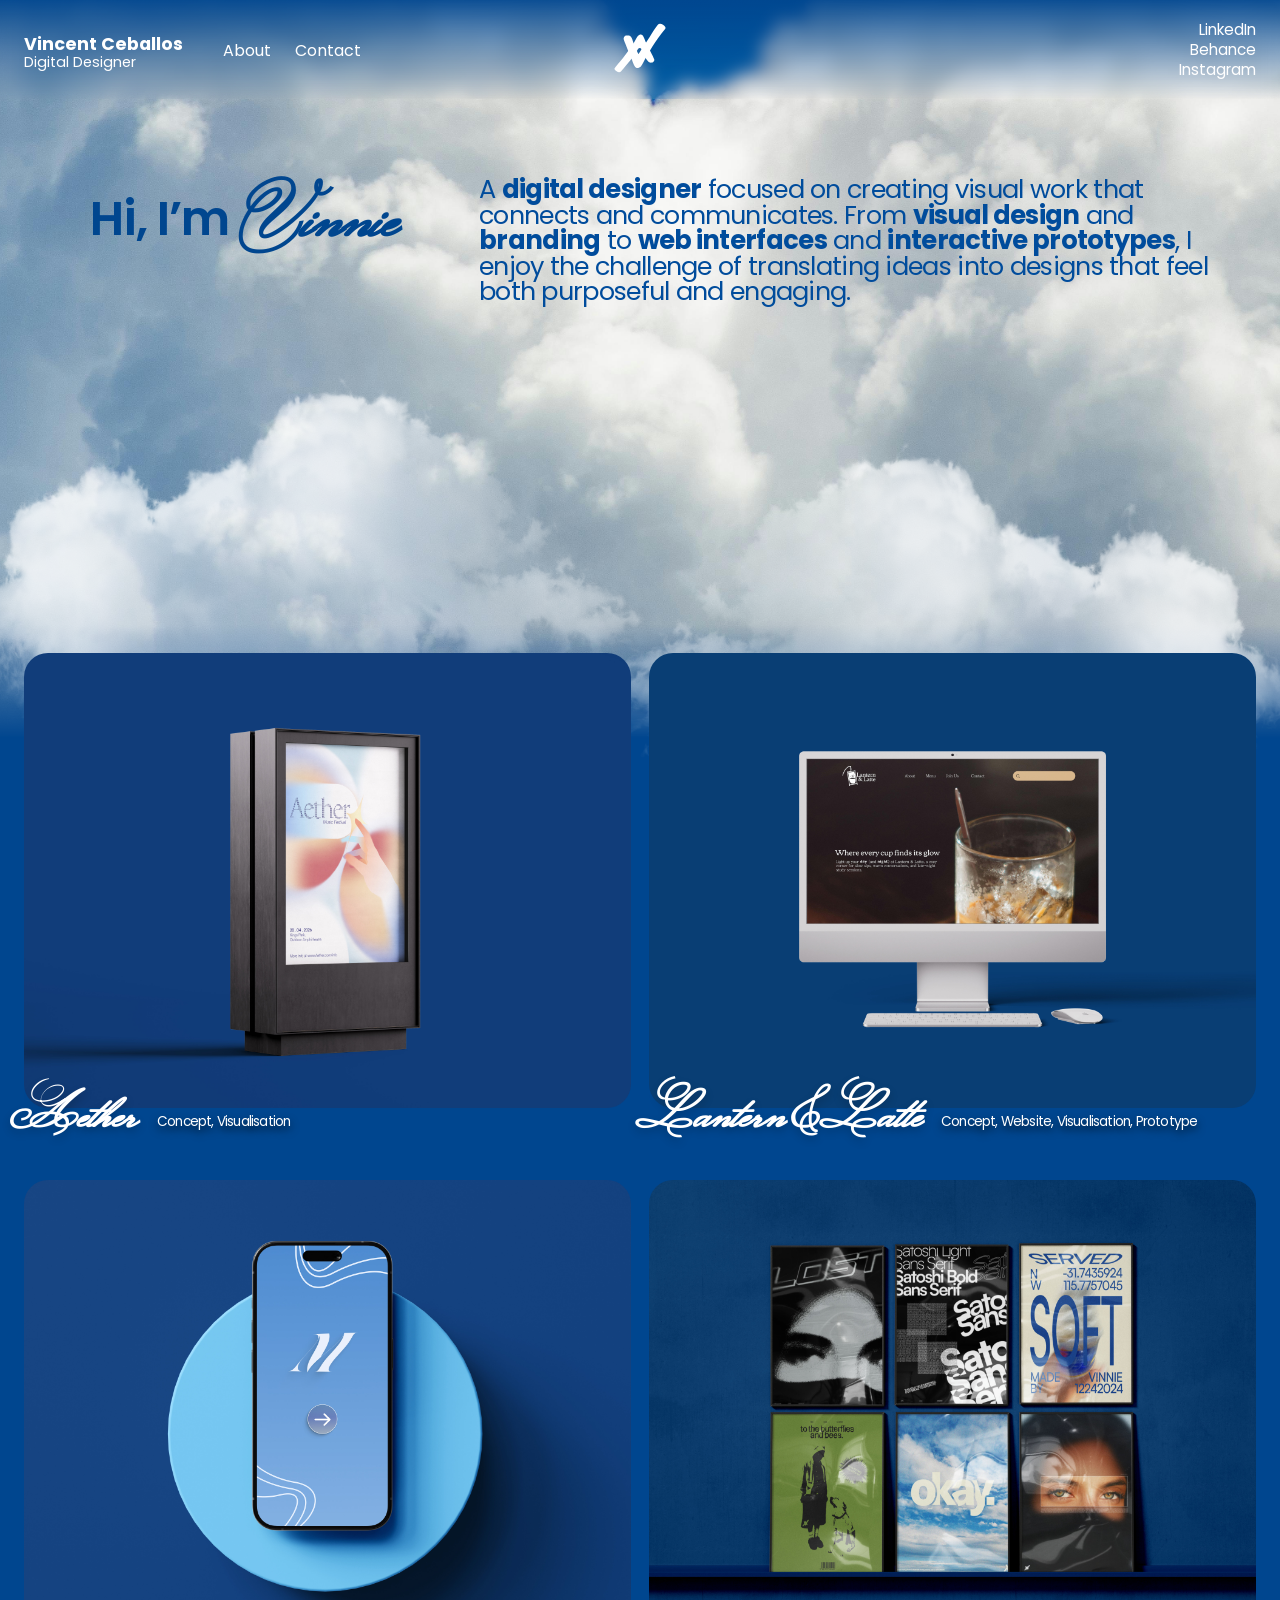
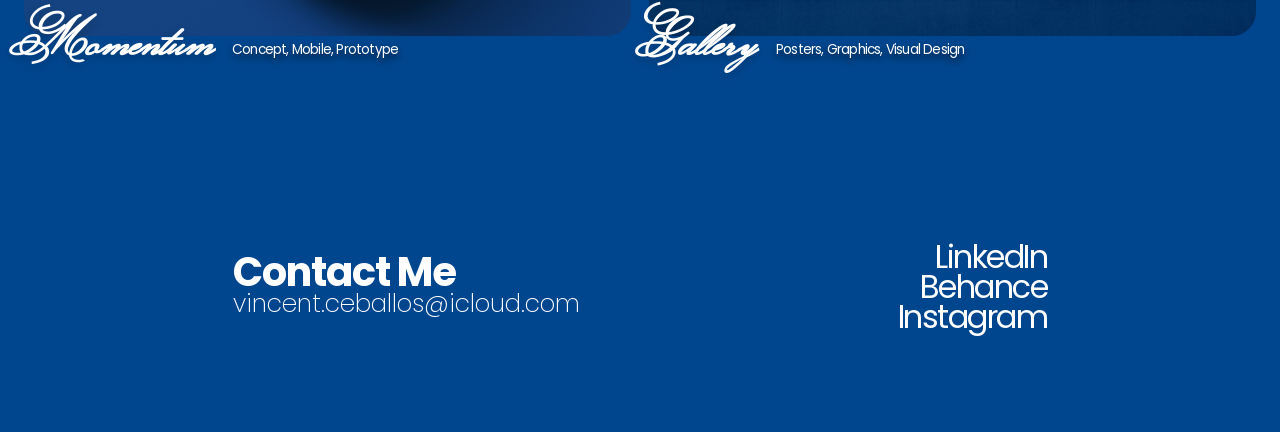
<file: index.html>
<!DOCTYPE html>
<html lang="en">

<head>
    <meta charset="UTF-8">
    <meta name="viewport" content="width=device-width, initial-scale=1.0">
    <title>Vincent Ceballos Digital Designer</title>
    <link rel="preconnect" href="https://fonts.googleapis.com">
    <link rel="preconnect" href="https://fonts.gstatic.com" crossorigin>
    <link href="https://fonts.googleapis.com/css2?family=Monsieur+La+Doulaise&family=Poppins:ital,wght@0,100;0,200;0,300;0,400;0,500;0,600;0,700;0,800;0,900;1,100;1,200;1,300;1,400;1,500;1,600;1,700;1,800;1,900&display=swap" rel="stylesheet">
    <link rel="stylesheet" href="style.css">
</head>

<body>
    <header class="site-header">
        <div class="site-header__left">
            <a href="index.html" class="site-brand">
                <span class="site-brand__name">Vincent Ceballos</span>
                <span class="site-brand__role">Digital Designer</span>
            </a>

            <nav class="main-nav" aria-label="Primary navigation">
                <a href="about.html">About</a>
                <a href="#contact">Contact</a>
            </nav>
        </div>

        <div class="site-header__center">
            <a href="index.html" class="site-logo" aria-label="Homepage">
                <img src="Images/SVG/VC_logowhite.svg" alt="Vincent Ceballos logo">
            </a>
        </div>

        <aside class="site-header__right" aria-label="Social links">
            <a href="https://www.linkedin.com/in/vincent-ceballos-a980ab391/" target="_blank" rel="noopener noreferrer">LinkedIn</a>
            <a href="https://www.behance.net/vincentceballos" target="_blank" rel="noopener noreferrer">Behance</a>
            <a href="https://www.instagram.com/" target="_blank" rel="noopener noreferrer">Instagram</a>
        </aside>
    </header>

    <main>
        <section class="intro" id="about">
            <div class="intro__inner">
                <div class="intro__title">
                    <h1>Hi, I’m <span class="Vinnie">Vinnie</span></h1>
                </div>

                <div class="intro__content">
                    <p class="intro__summary">
                        A <strong>digital designer</strong> focused on creating visual work that connects and communicates. From <strong>visual design</strong> and <strong>branding</strong> to <strong>web interfaces</strong> and <strong>interactive prototypes</strong>, I enjoy the challenge of translating ideas into designs that feel both purposeful and engaging.
                    </p>
                </div>
            </div>
        </section>
            
        <section class="projects" aria-labelledby="projects-heading">
            <h2 id="projects-heading" class="sr-only">Projects</h2>

            <div class="projects-grid">
                <article class="project-card">
                    <a href="project1.html" class="project-card__link">
                        <figure class="project-card__figure">
                            <img src="Images/AetherPosterMock1.jpg" alt="Preview of Project One">
                        </figure>

                        <div class="project-card__meta">
                            <h3 class="project-card__title">Aether</h3>
                            <p class="project-card__summary">
                                Concept, Visualisation
                            </p>
                        </div>
                    </a>
                </article>

                <article class="project-card">
                    <a href="project2.html" class="project-card__link">
                        <figure class="project-card__figure">
                            <img src="Images/LLMock1.jpg" alt="Preview of Project Two">
                        </figure>

                        <div class="project-card__meta">
                            <h3 class="project-card__title">Lantern&amp;Latte</h3>
                            <p class="project-card__summary">
                                Concept, Website, Visualisation, Prototype 
                            </p>
                        </div>
                    </a>
                </article>

                <article class="project-card">
                    <a href="project3.html" class="project-card__link">
                        <figure class="project-card__figure">
                            <img src="Images/MomentumMock1.jpg" alt="Preview of Project Three">
                        </figure>

                        <div class="project-card__meta">
                            <h3 class="project-card__title">Momentum</h3>
                            <p class="project-card__summary">
                                Concept, Mobile, Prototype
                            </p>
                        </div>
                    </a>
                </article>

                <article class="project-card">
                    <a href="gallery.html" class="project-card__link">
                        <figure class="project-card__figure">
                            <img src="Images/Poster_Gallery_Mockup.jpg" alt="Visual design gallery preview">
                        </figure>

                        <div class="project-card__meta">
                            <h3 class="project-card__title">Gallery</h3>
                            <p class="project-card__summary">
                                Posters, Graphics, Visual Design
                            </p>
                        </div>
                    </a>
                </article>
            </div>
        </section>

        <footer class="contact" id="contact">
            <div class="cloud cloud--left">
                <img src="Images/cloud2.png" alt="background cloud">
            </div>

            <div class="contact_info">
                <h2>Contact Me</h2>
                <a href="mailto:vincent.ceballos@icloud.com">vincent.ceballos@icloud.com</a>
            </div>    

            <div class="contact_socials">
                <a href="https://www.linkedin.com/in/vincent-ceballos-a980ab391/" target="_blank">LinkedIn</a>
                <a href="https://www.behance.net/vincentceballos" target="_blank">Behance</a>
                <a href="#">Instagram</a>
            </div>

            <div class="cloud cloud--right">
                <img src="Images/cloud2.png" alt="background cloud">
            </div>
        </footer>
    </main>
</body>

</html>
</file>
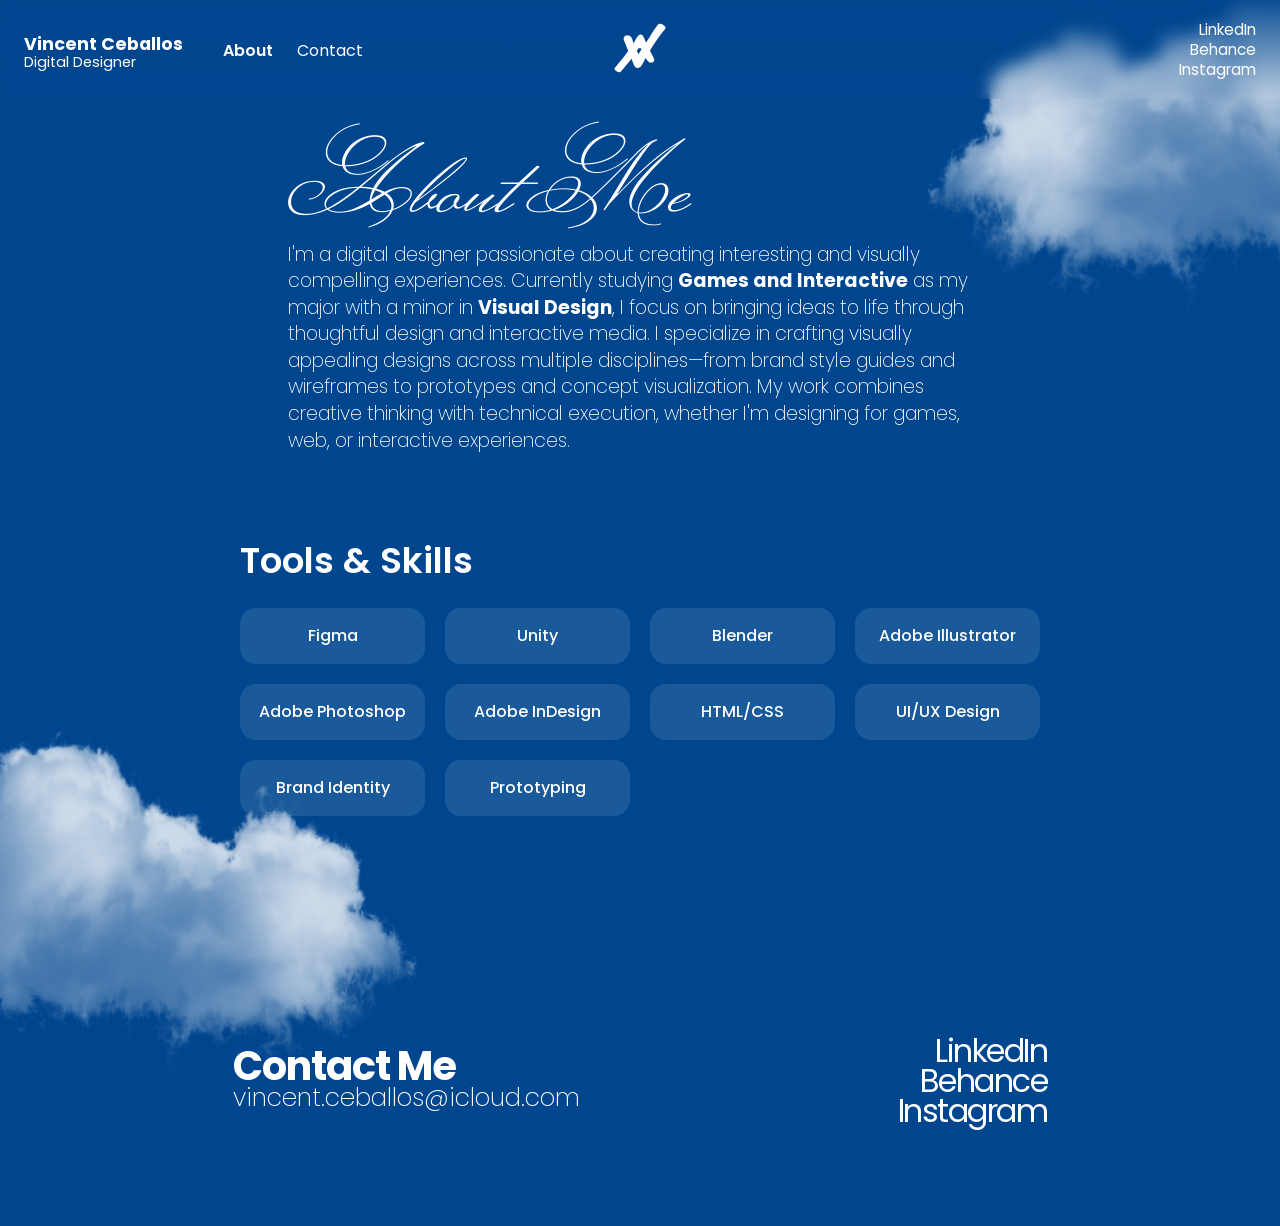
<file: about.html>
<!DOCTYPE html>
<html lang="en">

    <head>
        <meta charset="UTF-8">
        <meta name="viewport" content="width=device-width, initial-scale=1.0">
        <title>About - Vincent Ceballos Digital Designer</title>
        <link rel="preconnect" href="https://fonts.googleapis.com">
        <link rel="preconnect" href="https://fonts.gstatic.com" crossorigin>
        <link href="https://fonts.googleapis.com/css2?family=Monsieur+La+Doulaise&family=Poppins:ital,wght@0,100;0,200;0,300;0,400;0,500;0,600;0,700;0,800;0,900;1,100;1,200;1,300;1,400;1,500;1,600;1,700;1,800;1,900&display=swap" rel="stylesheet">
        <link rel="stylesheet" href="style.css">
    </head>

    <body>
        <header class="site-header">
            <div class="site-header__left">
                <a href="index.html" class="site-brand">
                    <span class="site-brand__name">Vincent Ceballos</span>
                    <span class="site-brand__role">Digital Designer</span>
                </a>

                <nav class="main-nav" aria-label="Primary navigation">
                    <a href="about.html" class="active">About</a>
                    <a href="index.html#contact">Contact</a>
                </nav>
            </div>

            <div class="site-header__center">
                <a href="index.html" class="site-logo" aria-label="Homepage">
                    <img src="Images/SVG/VC_logowhite.svg" alt="Vincent Ceballos logo">
                </a>
            </div>

            <aside class="site-header__right" aria-label="Social links">
                <a href="https://www.linkedin.com/in/vincent-ceballos-a980ab391/" target="_blank" rel="noopener noreferrer">LinkedIn</a>
                <a href="https://www.behance.net/vincentceballos" target="_blank" rel="noopener noreferrer">Behance</a>
                <a href="https://www.instagram.com/" target="_blank" rel="noopener noreferrer">Instagram</a>
            </aside>
        </header>

        <main>
            <section class="about">
                <div class="about__inner">
                    <div class="about__title">
                        <h1>About Me</h1>
                    </div>
                        <p class="about__description">
                            I'm a digital designer passionate about creating interesting and visually compelling experiences. Currently studying <strong>Games and Interactive</strong> as my major with a minor in <strong>Visual Design</strong>, I focus on bringing ideas to life through thoughtful design and interactive media.
                            I specialize in crafting visually appealing designs across multiple disciplines—from brand style guides and wireframes to prototypes and concept visualization. My work combines creative thinking with technical execution, whether I'm designing for games, web, or interactive experiences.
                        </p>
                </div>

                <div class="cloud acloudright">
                    <img src="Images/cloud2.png" alt="background cloud">
                </div>
            </section>
            
            <section class="skills">
                <div class="skills__inner">
                    <h2>Tools &amp; Skills</h2>
                    <div class="skills-grid">
                        <div class="skill-item">Figma</div>
                        <div class="skill-item">Unity</div>
                        <div class="skill-item">Blender</div>
                        <div class="skill-item">Adobe Illustrator</div>
                        <div class="skill-item">Adobe Photoshop</div>
                        <div class="skill-item">Adobe InDesign</div>
                        <div class="skill-item">HTML/CSS</div>
                        <div class="skill-item">UI/UX Design</div>
                        <div class="skill-item">Brand Identity</div>
                        <div class="skill-item">Prototyping</div>
                    </div>
                </div>
            </section>

            <footer class="contact" id="contact">
                <div class="contact_info">
                    <h2>Contact Me</h2>
                    <a href="mailto:vincent.ceballos@icloud.com">vincent.ceballos@icloud.com</a>
                </div>    
                <div class="contact_socials">
                    <a href="https://www.linkedin.com/in/vincent-ceballos-a980ab391/" target="_blank">LinkedIn</a>
                    <a href="https://www.behance.net/vincentceballos" target="_blank">Behance</a>
                    <a href="#">Instagram</a>
                </div>
                
                <div class="cloud acloudleft">
                    <img src="Images/cloud2.png" alt="background cloud">
                </div>
            </footer>
        </main>
    </body>

</html>
</file>
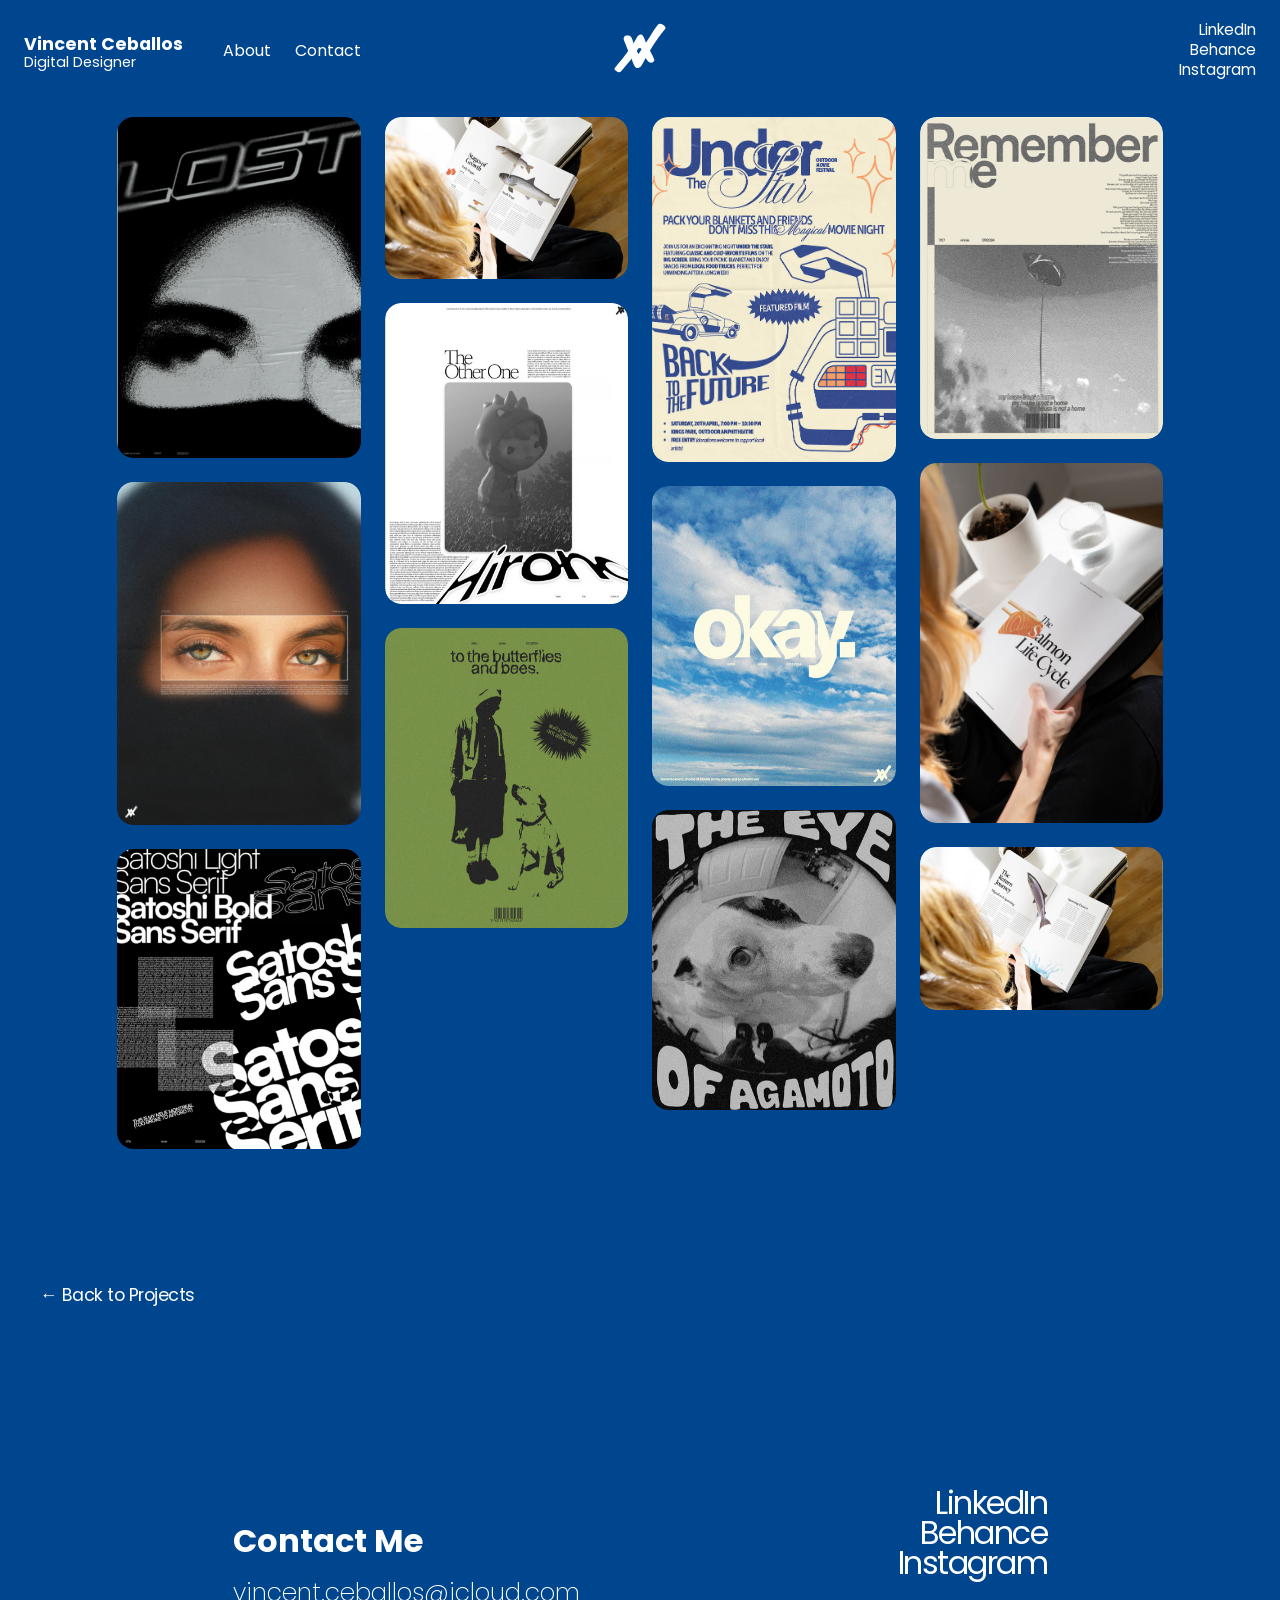
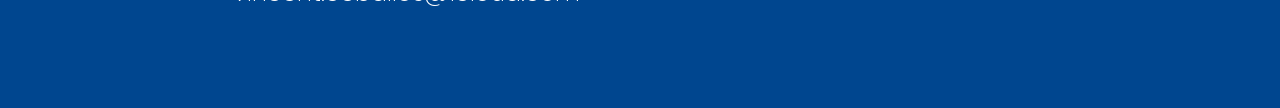
<file: gallery.html>
<!DOCTYPE html>
<html lang="en">

    <head>
        <meta charset="UTF-8">
        <meta name="viewport" content="width=device-width, initial-scale=1.0">
        <title>Gallery - Vincent Ceballos</title>
        <link rel="preconnect" href="https://fonts.googleapis.com">
        <link rel="preconnect" href="https://fonts.gstatic.com" crossorigin>
        <link href="https://fonts.googleapis.com/css2?family=Monsieur+La+Doulaise&family=Poppins:ital,wght@0,100;0,200;0,300;0,400;0,500;0,600;0,700;0,800;0,900;1,100;1,200;1,300;1,400;1,500;1,600;1,700;1,800;1,900&display=swap" rel="stylesheet">
        <link rel="stylesheet" href="style.css">
    </head>

    <body>
        <header class="site-header">
            <div class="site-header__left">
                <a href="index.html" class="site-brand">
                    <span class="site-brand__name">Vincent Ceballos</span>
                    <span class="site-brand__role">Digital Designer</span>
                </a>

                <nav class="main-nav" aria-label="Primary navigation">
                    <a href="about.html">About</a>
                    <a href="index.html#contact">Contact</a>
                </nav>
            </div>

            <div class="site-header__center">
                <a href="index.html" class="site-logo" aria-label="Homepage">
                    <img src="Images/SVG/VC_logowhite.svg" alt="Vincent Ceballos logo">
                </a>
            </div>

            <aside class="site-header__right" aria-label="Social links">
                <a href="https://www.linkedin.com/in/vincent-ceballos-a980ab391/" target="_blank" rel="noopener noreferrer">LinkedIn</a>
                <a href="https://www.behance.net/vincentceballos" target="_blank" rel="noopener noreferrer">Behance</a>
                <a href="https://www.instagram.com/" target="_blank" rel="noopener noreferrer">Instagram</a>
            </aside>
        </header>

        <main>
            
                <div class="gallery-grid">
                    <figure class="gallery-item">
                        <img src="Posters/Lost1.png" alt="Lost">
                    </figure>

                    <figure class="gallery-item">
                        <img src="Posters/Lost2.png" alt="Lost2">
                    </figure>

                    <figure class="gallery-item">
                        <img src="Posters/Satoshi.png" alt="Satoshi">
                    </figure>
                    
                    <figure class="gallery-item">
                        <img src="Posters/Salmon3.png" alt="Salmon3">
                    </figure>

                    <figure class="gallery-item">
                        <img src="Posters/Hirono.png" alt="Hirono">
                    </figure>
                   
                    <figure class="gallery-item">
                        <img src="Posters/Butterflies.png" alt="Butterflies">
                    </figure>
                    
                    <figure class="gallery-item">
                        <img src="Posters/Flyer_MovieFestival.jpg" alt="UnderTheStar">
                    </figure>
                    
                    <figure class="gallery-item">
                        <img src="Posters/Okay.png" alt="Okay">
                    </figure>
                    
                    <figure class="gallery-item">
                        <img src="Posters/Eye.png" alt="Eye">
                    </figure>
                    
                    <figure class="gallery-item">
                        <img src="Posters/Remember.png" alt="RememberMe">
                    </figure>
                    
                    <figure class="gallery-item">
                        <img src="Posters/Salmon5.png" alt="Salmon5">
                    </figure>
                    
                    <figure class="gallery-item">
                        <img src="Posters/Salmon4.png" alt="Salmon4">
                    </figure>
                </div>
            

            <nav class="project-navigation" aria-label="Project navigation">
                <div class="project-navigation__inner">
                    <a href="index.html" class="project-nav-link project-nav-link--back">
                        ← Back to Projects
                    </a>
                </div>
            </nav>

            <footer class="contact" id="contact">
                <div class="contact_info">
                    <h1>Contact Me</h1>
                    <a href="mailto:vincent.ceballos@icloud.com">vincent.ceballos@icloud.com</a>
                </div>    
                <div class="contact_socials">
                    <a href="https://www.linkedin.com/in/vincent-ceballos-a980ab391/" target="_blank">LinkedIn</a>
                    <a href="https://www.behance.net/vincentceballos" target="_blank">Behance</a>
                    <a href="https://www.instagram.com/" target="_blank">Instagram</a>
                </div>
            </footer>
        </main>
    </body>

</html>
</file>
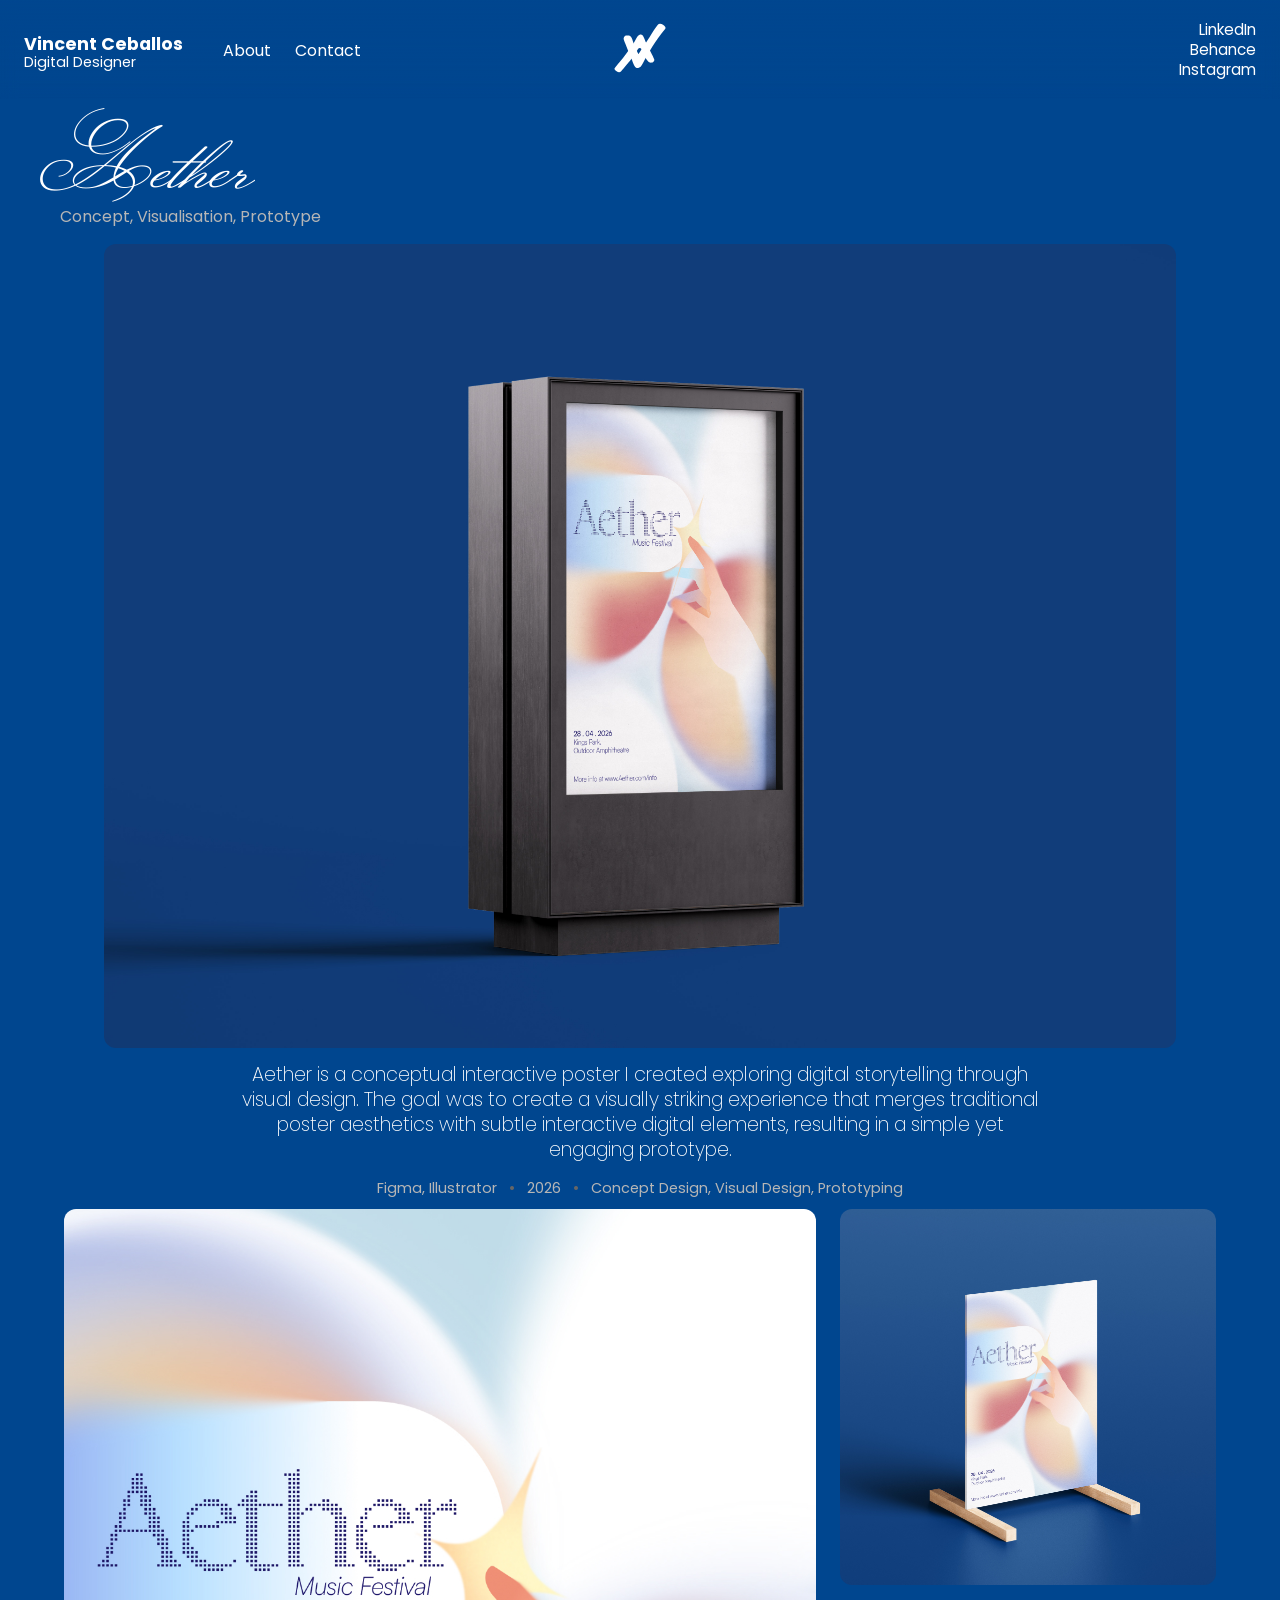
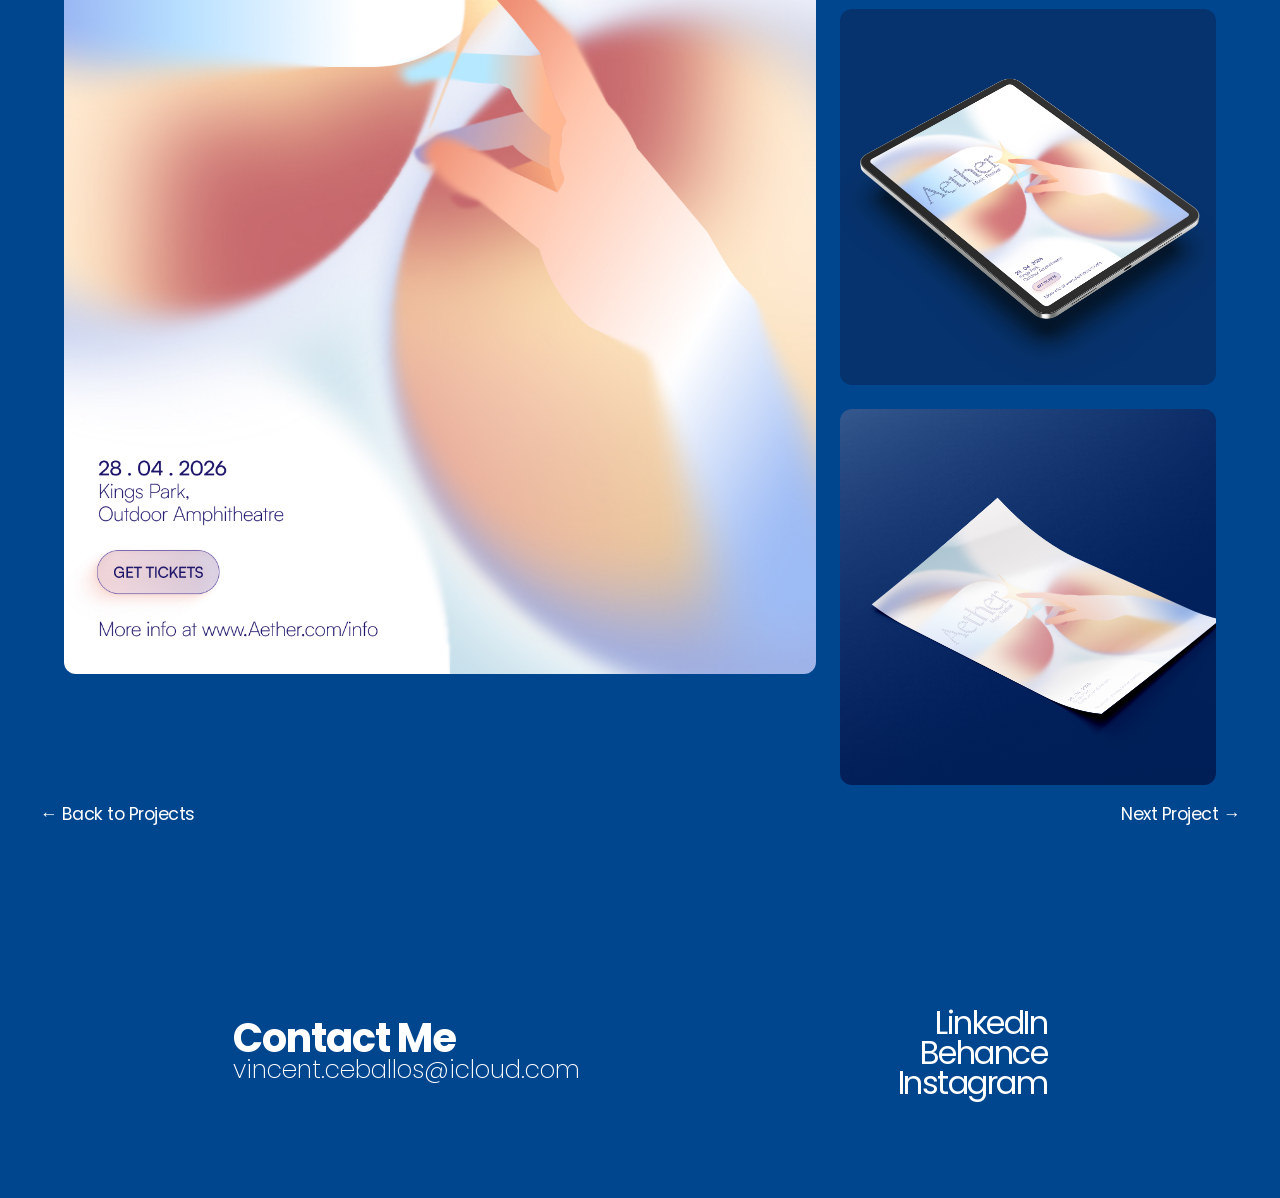
<file: project1.html>
<!DOCTYPE html>
<html lang="en">

    <head>
        <meta charset="UTF-8">
        <meta name="viewport" content="width=device-width, initial-scale=1.0">
        <title>Aether - Vincent Ceballos</title>
        <link rel="preconnect" href="https://fonts.googleapis.com">
        <link rel="preconnect" href="https://fonts.gstatic.com" crossorigin>
        <link href="https://fonts.googleapis.com/css2?family=Monsieur+La+Doulaise&family=Poppins:ital,wght@0,100;0,200;0,300;0,400;0,500;0,600;0,700;0,800;0,900;1,100;1,200;1,300;1,400;1,500;1,600;1,700;1,800;1,900&display=swap" rel="stylesheet">
        <link rel="stylesheet" href="style.css">
    </head>

    <body>
        <header class="site-header">
            <div class="site-header__left">
                <a href="index.html" class="site-brand">
                    <span class="site-brand__name">Vincent Ceballos</span>
                    <span class="site-brand__role">Digital Designer</span>
                </a>

                <nav class="main-nav" aria-label="Primary navigation">
                    <a href="about.html">About</a>
                    <a href="index.html#contact">Contact</a>
                </nav>
            </div>

            <div class="site-header__center">
                <a href="index.html" class="site-logo" aria-label="Homepage">
                    <img src="Images/SVG/VC_logowhite.svg" alt="Vincent Ceballos logo">
                </a>
            </div>

            <aside class="site-header__right" aria-label="Social links">
                <a href="https://www.linkedin.com/in/vincent-ceballos-a980ab391/" target="_blank" rel="noopener noreferrer">LinkedIn</a>
                <a href="https://www.behance.net/vincentceballos" target="_blank" rel="noopener noreferrer">Behance</a>
                <a href="https://www.instagram.com/" target="_blank" rel="noopener noreferrer">Instagram</a>
            </aside>
        </header>

        <main>
            <section class="project-hero">
                <div class="project-hero__inner">
                    <h1 class="project-hero__title">Aether</h1>
                    <p class="project-hero__subtitle">Concept, Visualisation, Prototype</p>

                    <figure class="project-hero__image">
                        <img src="Images/AetherPosterMock1.jpg" alt="Aether final design">
                    </figure>
                </div>
            </section>


                <div class="project-overview__inner">
                    <div class="project-overview__description">
                        <p>
                            Aether is a conceptual interactive poster I created exploring digital storytelling through visual design. 
                            The goal was to create a visually striking experience that merges traditional poster aesthetics 
                            with subtle interactive digital elements, resulting in a simple yet engaging prototype.
                        </p>
                    </div>

                    <div class="project-overview__meta">
                        <span class="project-meta-item">Figma, Illustrator</span>
                        <span class="project-meta-divider">•</span>
                        <span class="project-meta-item">2026</span>
                        <span class="project-meta-divider">•</span>
                        <span class="project-meta-item">Concept Design, Visual Design, Prototyping</span>
                    </div>
                </div>
                 
        
                   <div>
                    <!-- All images grouped together below -->
                    <div class="project-gallery">
                        <figure class="project-image">
                            <img src="Images/InteractivePoster.jpg" alt="AetherFinalDesign">
                        </figure>

                        <figure class="project-image">
                            <img src="Images/AetherPosterMock2.jpg" alt="Aether mockup">
                        </figure>

                        <figure class="project-image">
                            <img src="Images/AetherIPadMock.jpg" alt="AetherDigital">
                        </figure>
                        
                        <figure class="project-image">
                            <img src="Images/AetherPosterMock3.jpg" alt="AetherFlyer">
                        </figure>
                    </div>
                </div>
         

            <nav class="project-navigation" aria-label="Project navigation">
                <div class="project-navigation__inner">
                    <a href="index.html" class="project-nav-link project-nav-link--back">
                        ← Back to Projects
                    </a>
                    <a href="project2.html" class="project-nav-link project-nav-link--next">
                        Next Project →
                    </a>
                </div>
            </nav>

            <footer class="contact" id="contact">
                <div class="contact_info">
                    <h2>Contact Me</h2>
                    <a href="mailto:vincent.ceballos@icloud.com">vincent.ceballos@icloud.com</a>
                </div>    
                <div class="contact_socials">
                    <a href="https://www.linkedin.com/in/vincent-ceballos-a980ab391/" target="_blank">LinkedIn</a>
                    <a href="https://www.behance.net/vincentceballos" target="_blank">Behance</a>
                    <a href="https://www.instagram.com/" target="_blank">Instagram</a>
                </div>
            </footer>
        </main>
    </body>

</html>
</file>
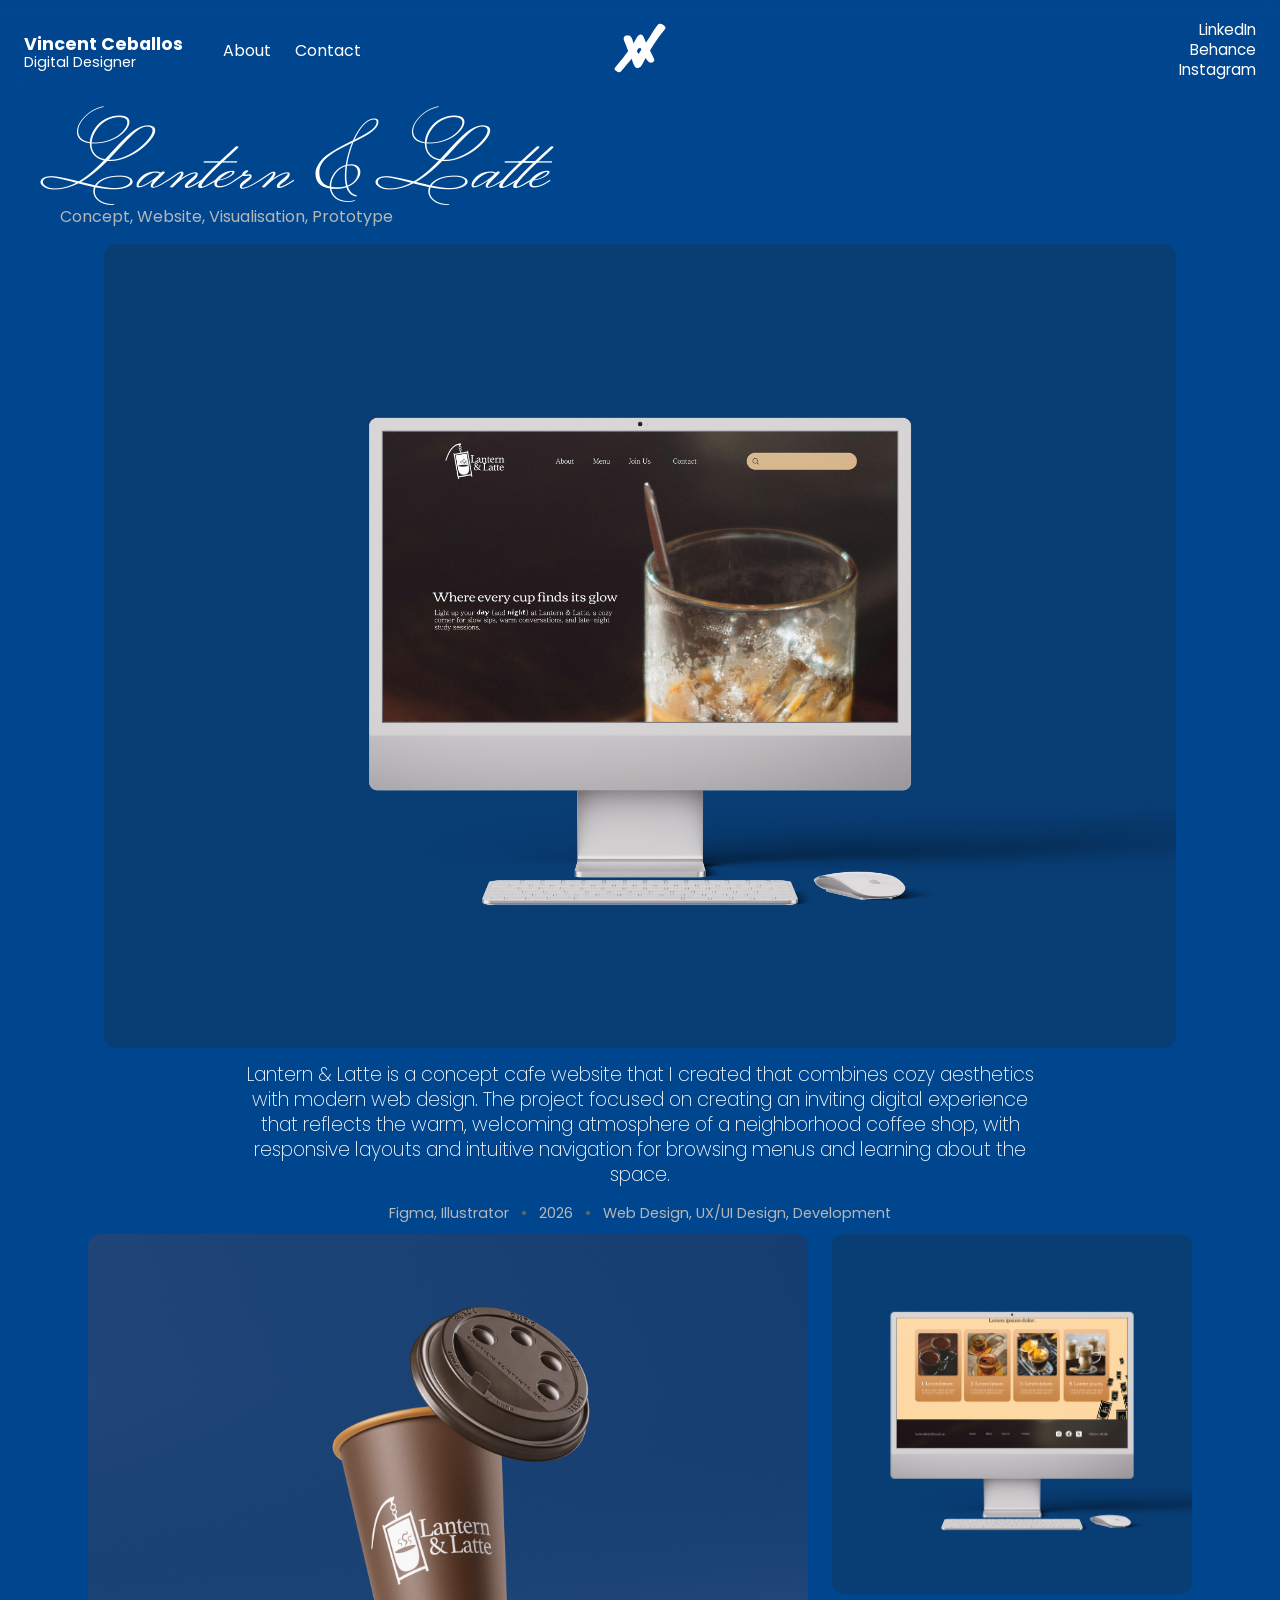
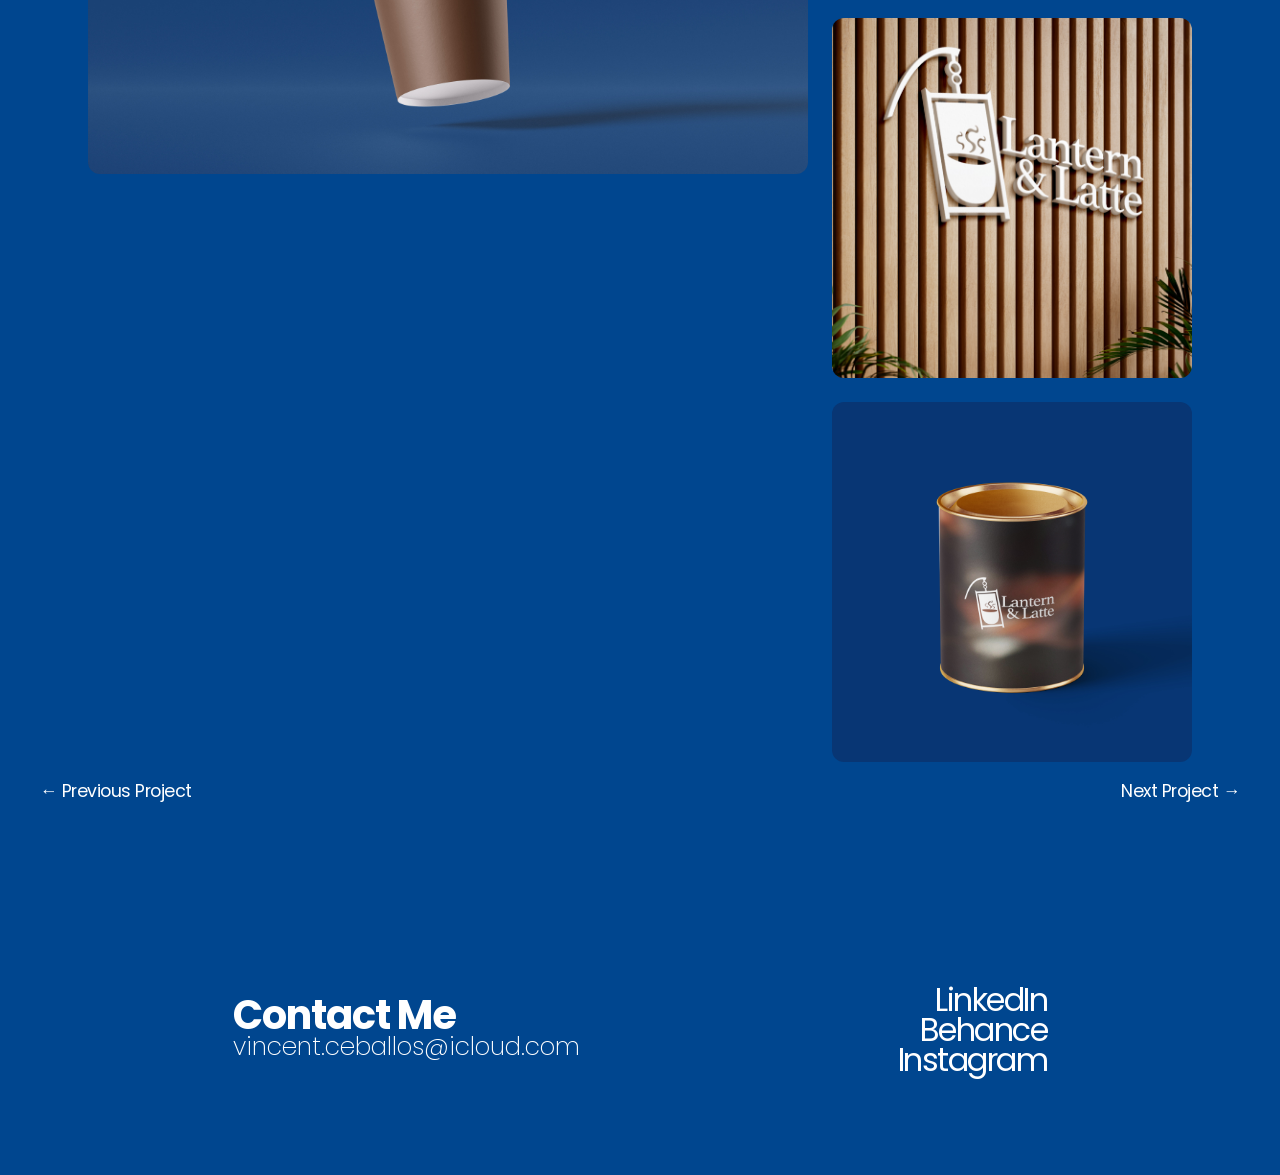
<file: project2.html>
<!DOCTYPE html>
<html lang="en">

    <head>
        <meta charset="UTF-8">
        <meta name="viewport" content="width=device-width, initial-scale=1.0">
        <title>Lantern &amp; Latte - Vincent Ceballos</title>
        <link rel="preconnect" href="https://fonts.googleapis.com">
        <link rel="preconnect" href="https://fonts.gstatic.com" crossorigin>
        <link href="https://fonts.googleapis.com/css2?family=Monsieur+La+Doulaise&family=Poppins:ital,wght@0,100;0,200;0,300;0,400;0,500;0,600;0,700;0,800;0,900;1,100;1,200;1,300;1,400;1,500;1,600;1,700;1,800;1,900&display=swap" rel="stylesheet">
        <link rel="stylesheet" href="style.css">
    </head>

    <body>
        <header class="site-header">
            <div class="site-header__left">
                <a href="index.html" class="site-brand">
                    <span class="site-brand__name">Vincent Ceballos</span>
                    <span class="site-brand__role">Digital Designer</span>
                </a>

                <nav class="main-nav" aria-label="Primary navigation">
                    <a href="about.html">About</a>
                    <a href="index.html#contact">Contact</a>
                </nav>
            </div>

            <div class="site-header__center">
                <a href="index.html" class="site-logo" aria-label="Homepage">
                    <img src="Images/SVG/VC_logowhite.svg" alt="Vincent Ceballos logo">
                </a>
            </div>

            <aside class="site-header__right" aria-label="Social links">
                <a href="https://www.linkedin.com/in/vincent-ceballos-a980ab391/" target="_blank" rel="noopener noreferrer">LinkedIn</a>
                <a href="https://www.behance.net/vincentceballos" target="_blank" rel="noopener noreferrer">Behance</a>
                <a href="https://www.instagram.com/" target="_blank" rel="noopener noreferrer">Instagram</a>
            </aside>
        </header>

        <main>
            <section class="project-hero">
                <div class="project-hero__inner">
                    <h1 class="project-hero__title">Lantern &amp; Latte</h1>
                    <p class="project-hero__subtitle">Concept, Website, Visualisation, Prototype</p>

                    <figure class="project-hero__image">
                        <img src="Images/LLMock1.jpg" alt="Lantern & Latte website design">
                    </figure>
                </div>
            </section>

            
                <div class="project-overview__inner">
                    <div class="project-overview__description">
                        <p>
                            Lantern &amp; Latte is a concept cafe website that I created that combines cozy aesthetics with modern web design. 
                            The project focused on creating an inviting digital experience that reflects the warm, 
                            welcoming atmosphere of a neighborhood coffee shop, with responsive layouts 
                            and intuitive navigation for browsing menus and learning about the space.
                        </p>
                    </div>

                    <div class="project-overview__meta">
                        <span class="project-meta-item">Figma, Illustrator</span>
                        <span class="project-meta-divider">•</span>
                        <span class="project-meta-item">2026</span>
                        <span class="project-meta-divider">•</span>
                        <span class="project-meta-item">Web Design, UX/UI Design, Development</span>
                    </div>
                </div>
        

    
                <div class="project-content__inner">
                    <div class="project-gallery">
                        <figure class="project-image">
                            <img src="Images/LLCup.jpg" alt="Cup design">
                        </figure>

                        <figure class="project-image">
                            <img src="Images/LLMock2.jpg" alt="Menu page design">
                        </figure>

                        <figure class="project-image">
                            <img src="Images/LLSign.jpg" alt="Store Sign">
                        </figure>

                        <figure class="project-image">
                            <img src="Images/LLPackaging.jpg" alt="ProductPackaging">
                        </figure>
                    </div>
                </div>
        

            <nav class="project-navigation" aria-label="Project navigation">
                <div class="project-navigation__inner">
                    <a href="project1.html" class="project-nav-link project-nav-link--back">
                        ← Previous Project
                    </a>
                    <a href="project3.html" class="project-nav-link project-nav-link--next">
                        Next Project →
                    </a>
                </div>
            </nav>

            <footer class="contact" id="contact">
                <div class="contact_info">
                    <h2>Contact Me</h2>
                    <a href="mailto:vincent.ceballos@icloud.com">vincent.ceballos@icloud.com</a>
                </div>    
                <div class="contact_socials">
                    <a href="https://www.linkedin.com/in/vincent-ceballos-a980ab391/" target="_blank">LinkedIn</a>
                    <a href="https://www.behance.net/vincentceballos" target="_blank">Behance</a>
                    <a href="https://www.instagram.com/" target="_blank">Instagram</a>
                </div>
            </footer>
        </main>
    </body>

</html>
</file>
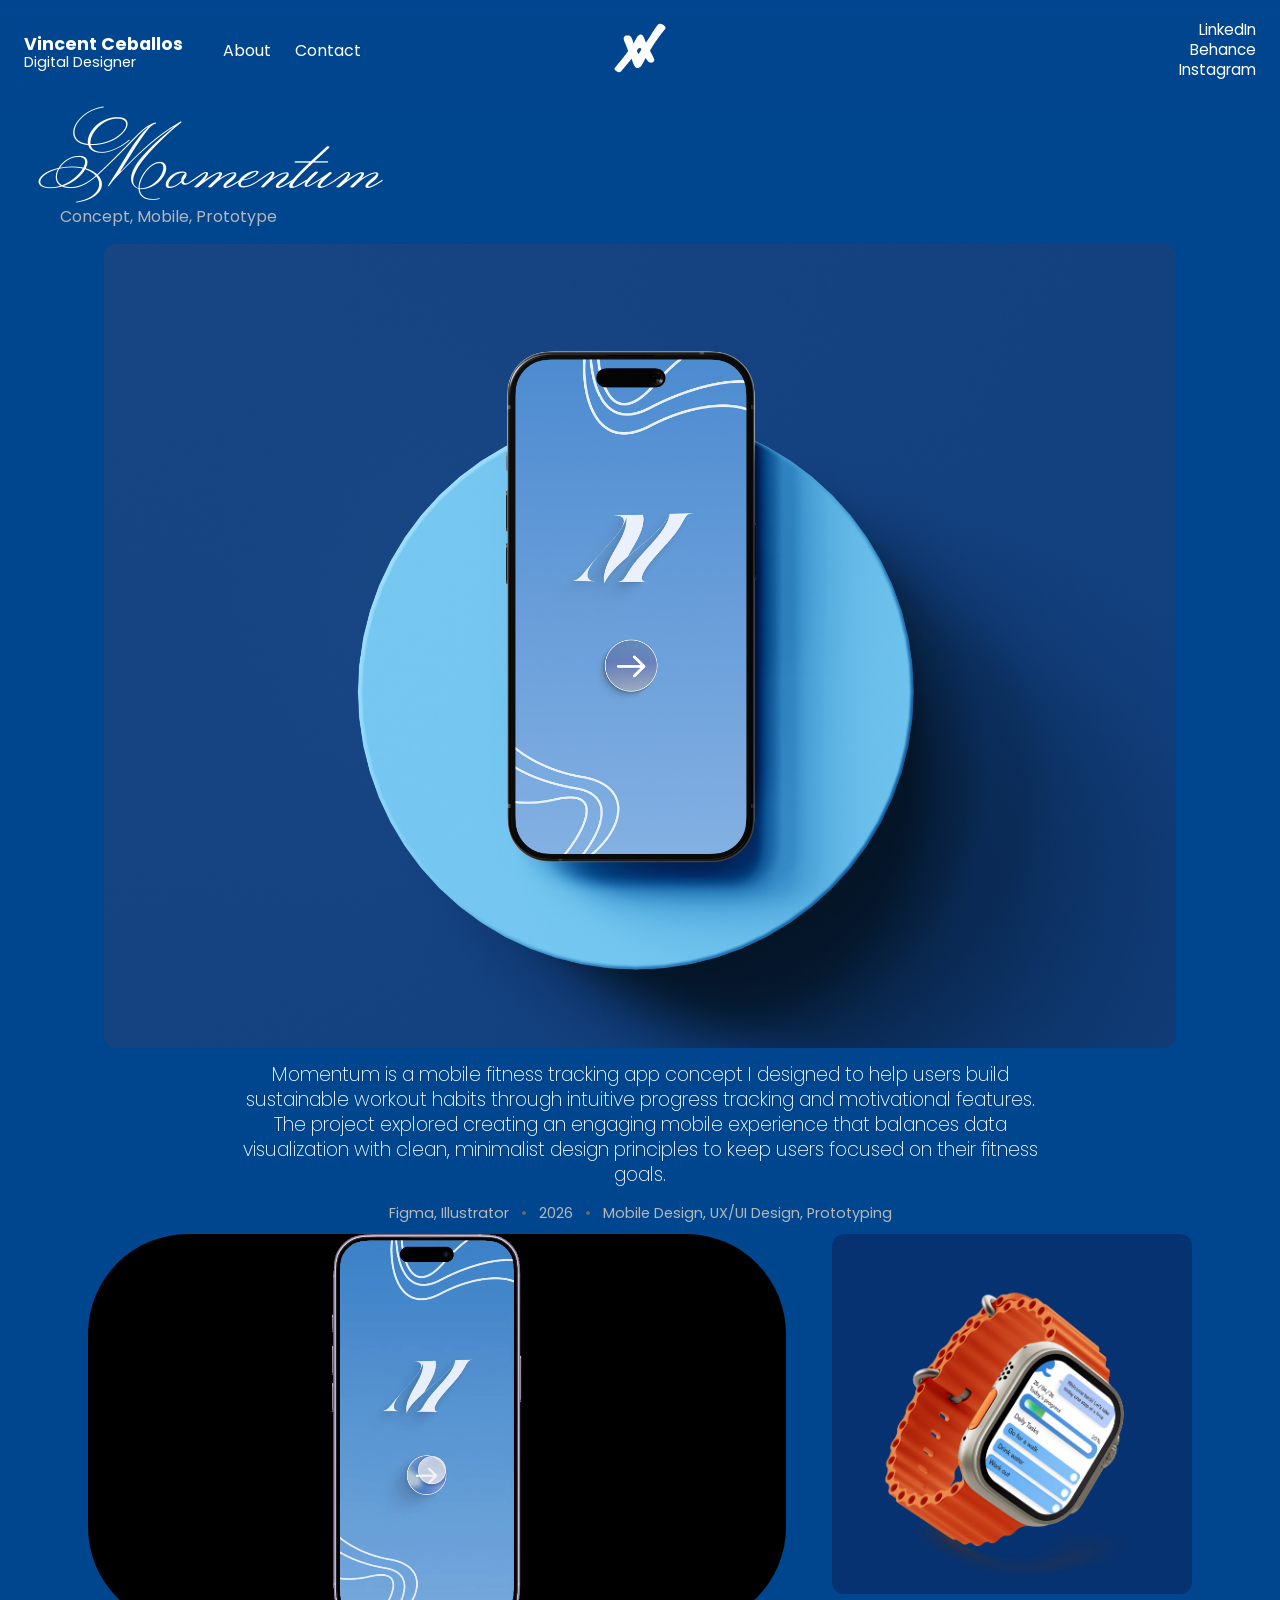
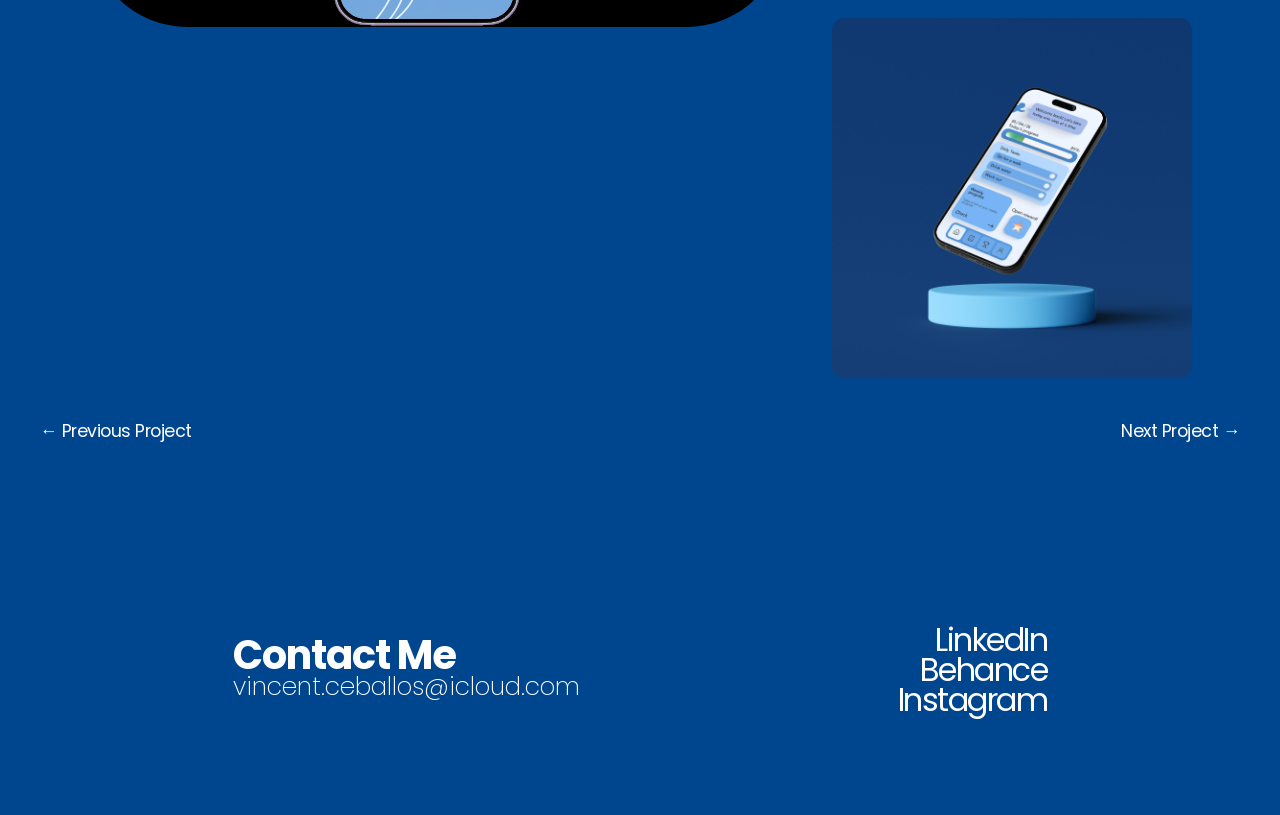
<file: project3.html>
<!DOCTYPE html>
<html lang="en">

    <head>
        <meta charset="UTF-8">
        <meta name="viewport" content="width=device-width, initial-scale=1.0">
        <title>Momentum - Vincent Ceballos</title>
        <link rel="preconnect" href="https://fonts.googleapis.com">
        <link rel="preconnect" href="https://fonts.gstatic.com" crossorigin>
        <link href="https://fonts.googleapis.com/css2?family=Monsieur+La+Doulaise&family=Poppins:ital,wght@0,100;0,200;0,300;0,400;0,500;0,600;0,700;0,800;0,900;1,100;1,200;1,300;1,400;1,500;1,600;1,700;1,800;1,900&display=swap" rel="stylesheet">
        <link rel="stylesheet" href="style.css">
    </head>

    <body>
        <header class="site-header">
            <div class="site-header__left">
                <a href="index.html" class="site-brand">
                    <span class="site-brand__name">Vincent Ceballos</span>
                    <span class="site-brand__role">Digital Designer</span>
                </a>

                <nav class="main-nav" aria-label="Primary navigation">
                    <a href="about.html">About</a>
                    <a href="index.html#contact">Contact</a>
                </nav>
            </div>

            <div class="site-header__center">
                <a href="index.html" class="site-logo" aria-label="Homepage">
                    <img src="Images/SVG/VC_logowhite.svg" alt="Vincent Ceballos logo">
                </a>
            </div>

            <aside class="site-header__right" aria-label="Social links">
                <a href="https://www.linkedin.com/in/vincent-ceballos-a980ab391/" target="_blank" rel="noopener noreferrer">LinkedIn</a>
                <a href="https://www.behance.net/vincentceballos" target="_blank" rel="noopener noreferrer">Behance</a>
                <a href="https://www.instagram.com/" target="_blank" rel="noopener noreferrer">Instagram</a>
            </aside>
        </header>

        <main>
            <section class="project-hero">
                <div class="project-hero__inner">
                    <h1 class="project-hero__title">Momentum</h1>
                    <p class="project-hero__subtitle">Concept, Mobile, Prototype</p>

                    <figure class="project-hero__image">
                        <img src="Images/MomentumMock1.jpg" alt="Momentum mobile app design">
                    </figure>
                </div>
            </section>

            
                <div class="project-overview__inner">
                    <div class="project-overview__description">
                        <p>
                            Momentum is a mobile fitness tracking app concept I designed to help users build sustainable 
                            workout habits through intuitive progress tracking and motivational features. The project 
                            explored creating an engaging mobile experience that balances data visualization with 
                            clean, minimalist design principles to keep users focused on their fitness goals.
                        </p>
                    </div>

                    <div class="project-overview__meta">
                        <span class="project-meta-item">Figma, Illustrator</span>
                        <span class="project-meta-divider">•</span>
                        <span class="project-meta-item">2026</span>
                        <span class="project-meta-divider">•</span>
                        <span class="project-meta-item">Mobile Design, UX/UI Design, Prototyping</span>
                    </div>
                </div>
            

            
                <div class="project-content__inner">
                    <div class="project-gallery">
                        <figure class="project-image">
                            <video autoplay loop muted playsinline>
                                <source src="Videos/MomentumPrototype.webm" type="video/webm">
                                Your browser does not support the video tag.
                            </video>
                        </figure>

                        <figure class="project-image">
                            <img src="Images/MomentumWatch.jpg" alt="Watch Interface">
                        </figure>

                        <figure class="project-image">
                            <img src="Images/MomentumMock2.jpg" alt="Progress dashboard">
                        </figure>
                    </div>
                </div>
           

            <nav class="project-navigation" aria-label="Project navigation">
                <div class="project-navigation__inner">
                    <a href="project2.html" class="project-nav-link project-nav-link--back">
                        ← Previous Project
                    </a>
                    <a href="gallery.html" class="project-nav-link project-nav-link--next">
                        Next Project →
                    </a>
                </div>
            </nav>

            <footer class="contact" id="contact">
                <div class="contact_info">
                    <h2>Contact Me</h2>
                    <a href="mailto:vincent.ceballos@icloud.com">vincent.ceballos@icloud.com</a>
                </div>    
                <div class="contact_socials">
                    <a href="https://www.linkedin.com/in/vincent-ceballos-a980ab391/" target="_blank">LinkedIn</a>
                    <a href="https://www.behance.net/vincentceballos" target="_blank">Behance</a>
                    <a href="https://www.instagram.com/" target="_blank">Instagram</a>
                </div>
            </footer>
        </main>
    </body>

</html>
</file>
<file: style.css>
/* Box-sizing reset - makes padding and border included in width/height calculations
This just makes sizing elements way easier to work with */
*,
*::before,
*::after {
    box-sizing: border-box;
}

body {
    margin: 0;
    font-family: 'Poppins', sans-serif;
    color: #111;
    background-color: #00468f;
    line-height: 1.5;
}

/* This removes the default link styling as I want full control over link appearance */
a {
    color: inherit;
    text-decoration: none;
}

/*Images responsive by default also prevents overflowing issues */
img {
    display: block;
    max-width: 100%;
    height: auto;
}

/*Screen reader only class. 
 * Hides content visually but keeps it accessible. Learned this is important for accessibility while keeping clean design*/
.sr-only {
    position: absolute;
    width: 1px;
    height: 1px;
    padding: 0;
    margin: -1px;
    overflow: hidden;
    white-space: nowrap;
    border: 0;
}


/*HOVER EFFECTS*/


/*Opacity hover for navigation and text links only. I decided not to apply this globally to avoid affecting project card images */
.main-nav a:hover,
.site-header__right a:hover,
.contact_socials a:hover,
.contact_info a:hover,
.project-nav-link:hover {
    opacity: 0.75;
    transition: opacity 0.25s ease;
}

/*Prevent project cards from getting the opacity fade I want the scale effect only, not both effects competing */
.project-card__link:hover {
    opacity: 1;
}


/*
HEADER / NAVIGATION
Fixed header with gradient background for visibility over content
*/


/*Three-column grid for header layout
 * left (brand + nav), center (logo), right (socials)
Fixed position keeps it visible while scrolling */
.site-header {
    display: grid;
    grid-template-columns: 1fr auto 1fr;
    align-items: start;
    gap: 24px;
    padding: 20px 24px;
    width: 100%;
    position: fixed;
    top: 0;
    left: 0;
    z-index: 100;
    background: linear-gradient(to bottom, rgba(0, 70, 143, 0.95), transparent);
    backdrop-filter: blur(8px);
    /* Adds nice glassmorphism effect */
}

/*Left section contains my name and navigation links*/
.site-header__left {
    margin-top: 15px;
    display: flex;
    align-items: flex-start;
    gap: 40px;
}

/*Brand section 
 * My name and role stacked vertically*/
.site-brand {
    display: flex;
    flex-direction: column;
}

.site-brand__name {
    font-size: 1.1rem;
    font-weight: 700;
    line-height: 1.1;
    color: white;
}

.site-brand__role {
    font-size: 0.9rem;
    color: white;
    line-height: 1.2;
}

/*Main navigation 
 *About and Contact links*/
.main-nav {
    display: flex;
    gap: 24px;
    padding-top: 4px;
    color: white;
}

.main-nav a {
    font-size: 1rem;
}

/*Active state for current page. Primarily for about page and helps users know where they are*/
.main-nav a.active {
    opacity: 1;
    font-weight: 600;
}

/*Center logo*/
.site-header__center {
    justify-self: center;
}

/*Logo with playful hover animation, adds personality*/
.site-logo img {
    margin-top: 2px;
    width: 56px;
    height: auto;
    transition: transform 0.3s ease, opacity 0.3s ease;
}

.site-logo img:hover {
    transform: translateY(-2px) scale(1.05) rotate(-3deg);
}

/*Right section
 * social media links*/
.site-header__right {
    justify-self: end;
    display: flex;
    flex-direction: column;
    align-items: flex-end;
    line-height: 1.3;
}

.site-header__right a {
    font-size: 0.95rem;
    color: white;
}


/*
HOMEPAGE INTRO SECTION
Hero section with cloud background and introduction text
*/


/*Main intro container. Takes up most of viewport height for visual impact*/
.intro {
    margin-top: 0;
    padding: 162px 24px 48px;
    min-height: 82vh;
    color: white;
    position: relative;
    z-index: 0;
}

/*Cloud background image with gradient mask. Spent time getting this mask right so clouds fade out smoothly and don't cover text. The gradient goes from transparent at top to solid, creating a natural fade-in effect*/
.intro::before {
    content: "";
    position: absolute;
    bottom: 0;
    left: 0;
    right: 0;
    height: 220%;
    z-index: -2;
    background: url("Images/cloudbackground.jpg") center bottom/cover no-repeat;
    -webkit-mask-image: linear-gradient(to top, transparent 0%, black 30%, black 100%);
    mask-image: linear-gradient(to top, transparent 0%, black 7%, black 100%);
}

/*Two-column grid. Greeting on the left and the description on right. This layout works well for wider screens*/
.intro__inner {
    position: relative;
    z-index: 2;
    display: grid;
    grid-template-columns: 400px 1fr;
    gap: 24px;
    max-width: 1200px;
    margin: 0 auto;
}

/*"Hi, I'm Vinnie" heading*/
.intro__title h1 {
    margin: 0;
    font-size: 3rem;
    font-weight: 600;
    letter-spacing: -1px;
    padding-left: 50px;
    text-align: left;
    color: #00468f;
}

/*Custom font for my name which adds personality and makes it memorable*/
.Vinnie {
    display: inline-block;
    font-family: "Monsieur La Doulaise", cursive;
    font-size: 1.5em;
    color: #00468f;
}

/*Right column content wrapper*/
.intro__content {
    display: flex;
    flex-direction: column;
    justify-self: end;
    max-width: 900px;
    z-index: 4;
    /*Makes sure text stays above clouds*/
}

/*Main description paragraph. Kept large for readability and impact*/
.intro__summary {
    margin: 15px;
    font-size: 1.6rem;
    font-weight: 400;
    line-height: 1;
    z-index: 4;
    letter-spacing: -0.7px;
    color: #004c9c;
}


/*
HOMEPAGE PROJECT GRID
Grid of project cards on homepage
*/


/*Projects section sits below intro with negative margin to overlap slightly*/
.projects {
    margin-top: -115px;
    padding: 30px 24px;
    position: relative;
    z-index: 3;
}

/*Two-column grid for project cards
Minmax helps makes it so the cards don't get too small or too big*/
.projects-grid {
    display: grid;
    grid-template-columns: repeat(2, minmax(0, 800px));
    justify-content: center;
    gap: 60px 18px;
}

.project-card {
    display: block;
}

.project-card__link {
    display: block;
}

/*Project image container with rounded corners*/
.project-card__figure {
    margin: 0;
    overflow: hidden;
    border-radius: 24px;
    background-color: #666;
}

.project-card__figure img {
    width: 100%;
    object-fit: cover;
    transition: transform 0.3s ease;
}

/*Subtle scale effect when hovering which makes the cards feel interactive*/
.project-card__link:hover .project-card__figure img {
    transform: scale(1.02);
}

/*Project title and summary below image
Negative margin pulls it up to overlap the image slightly*/
.project-card__meta {
    display: flex;
    align-items: baseline;
    margin: -30px;
    padding: 0 16px;
    position: relative;
    z-index: 2;
    gap: 18px;
}

/*Project title using custom font - consistent with "Vinnie" branding*/
.project-card__title {
    font-family: "Monsieur La Doulaise", cursive;
    margin: 0;
    font-size: 3rem;
    font-weight: 800;
    color: white;
    text-shadow: 0 4px 8px rgba(0, 0, 0, 0.2);
    /*Drop shadow for legibility*/
}

/*Project summary/tags, smaller and more subtle*/
.project-card__summary {
    margin: 0;
    padding-top: 10px;
    font-size: 0.85rem;
    letter-spacing: -0.8px;
    color: white;
    text-shadow: 0 4px 8px rgba(0, 0, 0, 0.8);
    /*Stronger shadow for smaller text*/
}


/*
PROJECT PAGES HERO SECTION
Top section of individual project pages
*/


.project-hero {
    padding: 105px 24px 0;
    min-height: 43vh;
    color: white;
    position: relative;
}

.project-hero__inner {
    max-width: 1200px;
    margin: 0 auto;
}

/*Large project title - same custom font as homepage*/
.project-hero__title {
    font-family: "Monsieur La Doulaise", cursive;
    font-size: 5rem;
    margin: 0;
    font-weight: 500;
}

/*Project category/type subtitle*/
.project-hero__subtitle {
    font-size: 1rem;
    margin: -20px 0 0 20px;
    color: #b6b6b6;
}

/*Full-width hero image
Calc causes the image to break out of container and go edge-to-edge*/
.project-hero__image {
    position: relative;
    margin: 0 calc(-50vw + 50%) 0;
    width: 100vw;
    padding: 15px 0;
}

.project-hero__image img {
    width: 100%;
    max-width: 1072px;
    height: auto;
    display: block;
    margin: 0 auto;
    border-radius: 12px;
    position: relative;
    z-index: 1;
}


/*
PROJECT PAGES OVERVIEW
Project description and metadata
*/


.project-overview {
    padding: 20px 24px;
}

/*Centered content with max-width for readability*/
.project-overview__inner {
    max-width: 800px;
    margin: 0 auto;
    text-align: center;
}

.project-overview__description {
    margin-bottom: 15px;
}

.project-overview__description p {
    font-size: 1.2rem;
    line-height: 1.3;
    font-weight: 200;
    color: white;
    margin: 0;
}

/*Project metadata such as tools used, date, etc.*/
.project-overview__meta {
    display: flex;
    justify-content: center;
    align-items: center;
    flex-wrap: wrap;
    margin-bottom: 10px;
    gap: 12px;
    font-size: 0.9rem;
    color: #b6b6b6;
}

.project-meta-divider {
    color: #666;
}


/*
PROJECT PAGES - IMAGE GALLERY
Grid layout for project images
*/


.project-content__inner {
    max-width: 1200px;
    margin: 0 auto;
    padding: 0 24px;
}

/*Two-column grid. Large image on the left, three smaller on the right
This layout showcases the main image while showing variations*/
.project-gallery {
    display: grid;
    grid-template-columns: 2fr 1fr;
    gap: 24px;
    max-width: 1200px;
    margin: 0 auto;
    padding: 0 24px;
    /*Maintains margins on smaller screens*/
}

.project-image {
    margin: 0;
    min-height: 0;
    will-change: auto;
    /*Better performance optimization when transforming*/
}

/*Disable transitions on images to prevent delay on resize*/
.project-image img {
    transition: none;
}

.project-image:first-child {
    grid-row: 1 / 4;
    align-self: start;
}

.project-image:first-child img {
    width: 100%;
    height: 100%;
    object-fit: cover;
    display: block;
    border-radius: 12px;
}

/*Smaller images use aspect ratio for consistent sizing*/
.project-image:not(:first-child) {
    aspect-ratio: 1 / 1;
}

.project-image:not(:first-child) img {
    width: 100%;
    height: 100%;
    object-fit: cover;
    display: block;
    border-radius: 12px;
}

/*Video styling
 * Rounded to match stylistic choices*/
.project-image video {
    width: 97%;
    height: 66%;
    object-fit: cover;
    display: block;
    border-radius: 100px;
}


/*
PROJECT PAGES NAVIGATION
Previous/Next project links
*/


.project-navigation {
    padding: 16px 24px;
}

/*Flexbox to space links apart*/
.project-navigation__inner {
    display: flex;
    justify-content: space-between;
    align-items: center;
    max-width: 1200px;
    margin: 0 auto;
    letter-spacing: -0.5px;
}

.project-nav-link {
    font-size: 1.1rem;
    color: white;
    transition: opacity 0.3s ease;
}

.project-nav-link:hover {
    opacity: 0.75;
}


/*
GALLERY PAGE
Masonry-style poster gallery
*/


/*CSS columns for masonry layout, similar to Pinterest*/
.gallery-grid {
    column-count: 4;
    column-gap: 24px;
    max-width: 1400px;
    margin: 117px;
}

/*Prevent images from breaking across the columns*/
.gallery-item {
    margin: 0 0 24px 0;
    break-inside: avoid;
    overflow: hidden;
    border-radius: 16px;
    transition: transform 0.3s ease, box-shadow 0.3s ease;
}

/*Simple opacity hover for gallery items*/
.gallery-item:hover {
    opacity: 0.9;
}

.gallery-item img {
    width: 100%;
    height: auto;
    display: block;
    border-radius: 16px;
}


/*
FOOTER / CONTACT SECTION
Contact info with decorative cloud images
*/


.contact {
    display: flex;
    justify-content: space-between;
    align-items: flex-start;
    max-width: 1100px;
    margin: 64px auto 0;
    padding: 100px 143px;
    color: white;
    position: relative;
}

/*Decorative cloud PNGs at bottom of homepage
Fixed position so they stay at viewport bottom*/
.cloud {
    position: fixed;
    bottom: 0;
    width: 740px;
    opacity: 0.8;
    pointer-events: none;
    /*Allows clicking through clouds to content*/
    z-index: 0;
}

/*Left cloud positioned and transformed to fit edge*/
.cloud--left {
    left: -75px;
    transform: translateY(-131px);
}

/*Right cloud flipped horizontally*/
.cloud--right {
    right: -43px;
    transform: scaleX(-1) translateY(-66px);
}

.cloud img {
    width: 100%;
    height: auto;
    display: block;
}

.contact h2 {
    margin: 0 0 0 0;
    font-size: 2.5rem;
    letter-spacing: -1px;
}

.contact_info {
    display: flex;
    flex-direction: column;
    padding-top: 15px;
    line-height: 31px;
    z-index: 2;
    /*Above clouds*/
}

.contact_info a {
    font-size: 25px;
    font-weight: 200;
    z-index: 2;
}

.contact_socials {
    display: flex;
    flex-direction: column;
    align-items: flex-end;
    line-height: 30px;
    font-size: 2em;
    letter-spacing: -1.5px;
    z-index: 2;
}


/*
ABOUT PAGE
Personal bio and skills section with cloud decorations
*/


/*Centered content with narrower width for better readability*/
.about {
    max-width: 800px;
    margin: 120px auto 44px;
    padding: 0 48px;
    color: white;
    position: relative;
}

.about__inner {
    max-width: 800px;
}

/*Left cloud decoration on about page*/
.acloudleft {
    position: absolute;
    left: -323px;
    top: -28%;
    transform: translateY(-36%) scaleX(-1);
    /*Flipped*/
    width: 669px;
    pointer-events: none;
}

.acloudleft img {
    width: 100%;
    height: auto;
    display: block;
}

/*Right cloud decoration*/
.acloudright {
    position: absolute;
    right: -584px;
    top: -15%;
    transform: translateY(-36%);
    width: 717px;
    pointer-events: none;
}

.acloudright img {
    width: 100%;
    height: auto;
    display: block;
}

.about__title h1 {
    font-family: "Monsieur La Doulaise", cursive;
    font-size: 89px;
    font-weight: 100;
    margin-bottom: -31px;
    color: white;
}

.about__description {
    font-size: 19px;
    font-weight: 200;
    line-height: 1.4;
    color: white;
}


/*
ABOUT PAGE SKILLS SECTION
Grid of tools and skills
*/

.skills {
    max-width: 1200px;
    margin: 80px auto 120px;
    padding: 0 48px;
    color: white;
}

/*Constrained to match the content width*/
.skills__inner {
    max-width: 800px;
    margin: 0 auto;
}

.skills__inner h2 {
    font-size: 36px;
    font-weight: 600;
    margin-bottom: 20px;
    color: white;
}

/*Auto-fit grid
 * Adjusts the number of columns based on screen width
Found this easier than writing tons of media queries*/
.skills-grid {
    display: grid;
    grid-template-columns: repeat(auto-fit, minmax(180px, 1fr));
    gap: 20px;
    margin: 0 auto;
}

.skill-item {
    background: rgba(255, 255, 255, 0.1);
    padding: 16px;
    border-radius: 16px;
    text-align: center;
    font-weight: 500;
    font-size: 16px;
    color: white;
    transition: background 0.3s ease, transform 0.3s ease;
}

/*Subtle hover effect 
 * Brightens background and lifts slightly*/
.skill-item:hover {
    background: rgba(255, 255, 255, 0.15);
    transform: translateY(-2px);
}

/*
RESPONSIVE DESIGN (TABLET)
Adjustments for medium screens (1024px and below)
*/

@media (max-width: 1024px) {

    /*Tighter spacing in header for smaller screens*/
    .site-header {
        gap: 16px;
        padding: 20px 16px;
    }

    .site-header__left {
        gap: 24px;
    }

    .main-nav {
        gap: 16px;
    }

    /*Smaller font sizes to fit content*/
    .site-brand__name {
        font-size: 1rem;
    }

    .site-brand__role {
        font-size: 0.85rem;
    }

    .main-nav a,
    .site-header__right a {
        font-size: 0.9rem;
    }

    /*Adjust intro grid for narrower screens*/
    .intro__inner {
        grid-template-columns: 350px 1fr;
        gap: 20px;
    }

    .intro__title h1 {
        font-size: 2.4rem;
        padding-left: 30px;
    }

    /*Gallery goes from 4 columns to 2*/
    .gallery-grid {
        column-count: 2;
    }

    /*Tighter spacing in project galleries*/
    .project-gallery {
        gap: 16px;
        padding: 0 16px;
    }

    .project-content {
        padding: 20px 16px;
    }

    .project-content__inner {
        padding: 0 16px;
    }

    /*Scales down the clouds on the about page*/
    .acloudright {
        width: 500px;
        right: -250px;
        opacity: 0.6;
    }

    .acloudleft {
        width: 500px;
        right: -250px;
        opacity: 0.6;
    }
}


/*
RESPONSIVE DESIGN (SMALL TABLET)
900px breakpoint for intro section
*/


@media (max-width: 900px) {

    /*Stack intro content vertically*/
    .intro__inner {
        grid-template-columns: 1fr;
    }

    /*Center-align heading when stacked*/
    .intro__title h1 {
        padding-left: 0;
        text-align: center;
    }

    .intro__content {
        justify-self: center;
    }

    /*Project gallery becomes single column*/
    .project-gallery {
        grid-template-columns: 1fr;
        gap: 16px;
        padding: 0 24px;
    }

    /*First image no longer needs to span rows*/
    .project-image:first-child {
        grid-row: auto;
    }
}


/*
RESPONSIVE DESIGN (MOBILE)
Main mobile breakpoint at 768px
*/


@media (max-width: 768px) {

    /*Simplified header for mobile
     * Logo moves to top right*/
    .site-header {
        grid-template-columns: 1fr auto;
        gap: 12px;
        padding: 16px 12px;
    }

    /*Keep nav links on right side with name on left*/
    .site-header__left {
        flex-direction: row;
        justify-content: space-between;
        align-items: flex-start;
        gap: 24px;
        margin-top: 8px;
    }

    .main-nav {
        gap: 12px;
        padding-top: 4px;
    }

    /*Logo positioned in top right*/
    .site-header__center {
        justify-self: end;
        grid-column: 2;
        grid-row: 1;
    }

    /*Hide social links on mobile to reduce clutter*/
    .site-header__right {
        display: none;
    }

    .site-logo img {
        width: 48px;
    }

    .intro__title h1 {
        font-size: 2.2rem;
    }

    /*Stack project cards vertically*/
    .projects-grid {
        grid-template-columns: 1fr;
    }

    /*Stack project card meta info vertically too*/
    .project-card__meta {
        flex-direction: column;
        align-items: flex-start;
        gap: 6px;
    }

    /*Single column gallery on mobile*/
    .gallery-grid {
        column-count: 1;
    }

    /*Project gallery stays single column with tighter spacing*/
    .project-gallery {
        grid-template-columns: 1fr;
        gap: 12px;
        padding: 0 16px;
    }

    .project-content {
        padding: 20px 16px;
    }

    .project-content__inner {
        padding: 0 12px;
    }

    .project-overview {
        padding: 20px 16px;
    }

    .project-hero {
        padding: 105px 16px 0;
    }

    /*Stack footer content vertically and center*/
    .contact {
        flex-direction: column;
        align-items: center;
        text-align: center;
        padding: 60px 24px;
        margin: 40px auto 0;
    }

    .contact_info {
        align-items: center;
        margin-bottom: 32px;
    }

    .contact_socials {
        align-items: center;
    }

    .contact h2 {
        font-size: 2rem;
    }

    .contact_info a {
        font-size: 18px;
    }

    .contact_socials {
        font-size: 1.5em;
    }

    /*Scale down footer clouds for mobile*/
    .cloud {
        width: 400px;
    }

    .cloud--left {
        left: -120px;
    }

    .cloud--right {
        right: -120px;
    }

    /*About page mobile adjustments*/
    .about {
        margin: 80px auto 60px;
        padding: 0 24px;
    }

    /*Hide decorative clouds on the aboout page for mobile*/
    .about-cloud,
    .acloudright,
    .acloudleft {
        display: none;
    }

    .about__title h1 {
        font-size: 42px;
        margin-bottom: 32px;
    }

    .about__intro {
        font-size: 20px;
    }

    .about__description {
        font-size: 16px;
    }

    /*Skills section mobile adjustments*/
    .skills {
        margin: 60px auto 80px;
        padding: 0 24px;
    }

    .skills__inner h2 {
        font-size: 28px;
    }

    .skills-grid {
        grid-template-columns: repeat(auto-fit, minmax(140px, 1fr));
        gap: 16px;
    }
}


/*
RESPONSIVE DESIGN (SMALL MOBILE)
Extra small screens (480px and below)
*/


@media (max-width: 480px) {
    .contact {
        padding: 40px 16px;
    }

    .contact h2 {
        font-size: 1.75rem;
    }

    /*Email might be long, allow it to break*/
    .contact_info a {
        font-size: 16px;
        word-break: break-all;
    }

    .contact_socials {
        font-size: 1.25em;
    }

    .cloud {
        width: 250px;
    }

    .cloud--left {
        left: -80px;
    }

    .cloud--right {
        right: -80px;
    }

    .project-gallery {
        padding: 0 12px;
    }

    .project-content {
        padding: 20px 12px;
    }

    .project-content__inner {
        padding: 0 12px;
    }
}
</file>
